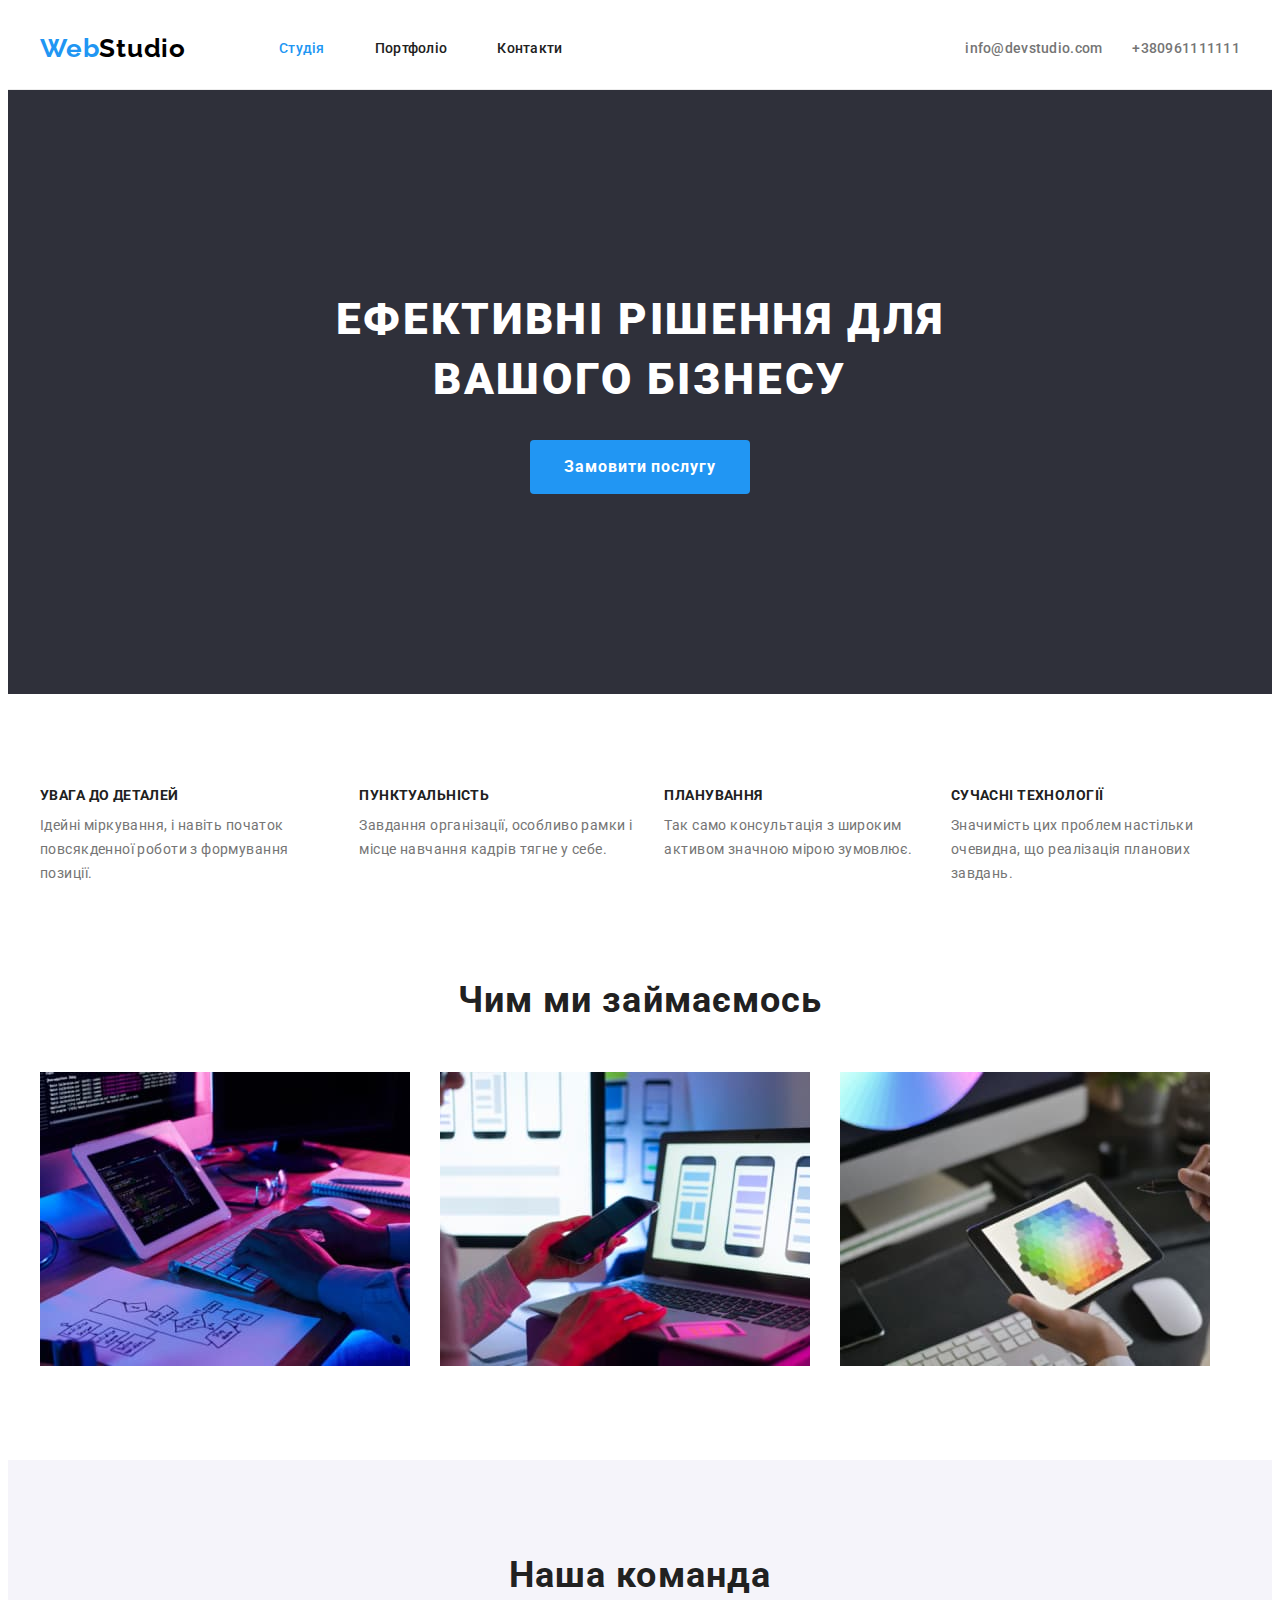
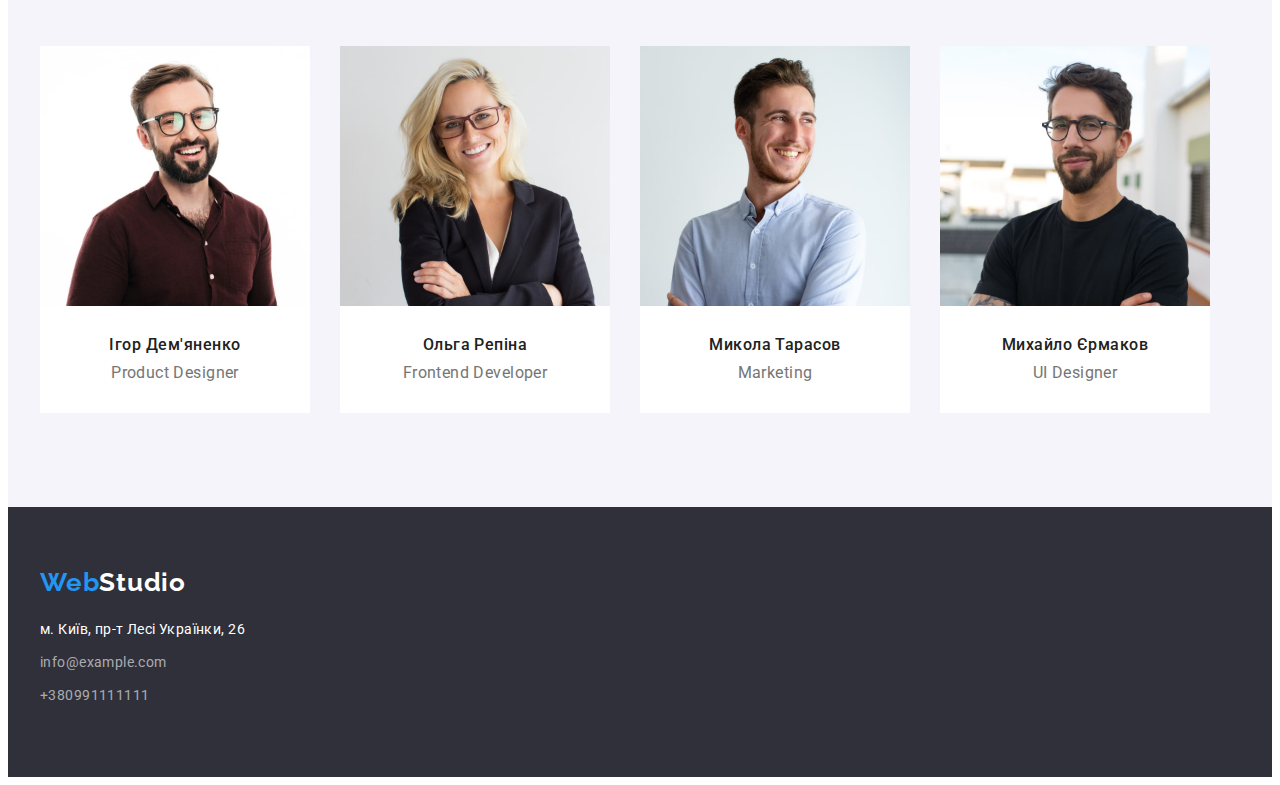
<file: index.html>
<!DOCTYPE html>
<html lang="uk">
  <head>
    <meta charset="UTF-8" />
    <meta http-equiv="X-UA-Compatible" content="IE=edge" />
    <meta name="viewport" content="width=device-width, initial-scale=1.0" />
    <title>Document</title>
    <link rel="preconnect" href="https://fonts.googleapis.com" />
    <link rel="preconnect" href="https://fonts.gstatic.com" crossorigin />
    <link
      href="https://fonts.googleapis.com/css2?family=Raleway:ital,wght@0,700;1,700&family=Roboto:ital,wght@0,400;0,500;0,700;0,900;1,400;1,500;1,700;1,900&display=swap"
      rel="stylesheet"
    />
    <link
      rel="stylesheet"
      href="https://cdnjs.cloudflare.com/ajax/libs/modern-normalize/1.1.0/modern-normalize.min.css"
      integrity="sha512-wpPYUAdjBVSE4KJnH1VR1HeZfpl1ub8YT/NKx4PuQ5NmX2tKuGu6U/JRp5y+Y8XG2tV+wKQpNHVUX03MfMFn9Q=="
      crossorigin="anonymous"
      referrerpolicy="no-referrer"
    />
    <link rel="stylesheet" href="css/styles.css" />
  </head>
  <body>
    <header class="page-header">
      <div class="container main-nav-page">
        <a href="./index.html" class="logo"> <span class="logo-web">Web</span>Studio</a>
        <nav>
          <ul class="nav">
            <li class="list list-nav">
              <a href="./index.html" class="main-nav selected">Студія</a>
            </li>
            <li class="list list-nav">
              <a href="./portfolio.html" class="main-nav">Портфоліо</a>
            </li>
            <li class="list list-nav"><a href="#" class="main-nav">Контакти</a></li>
          </ul>
        </nav>
        <ul class="contact">
          <li class="list contact-list">
            <a href="mailto:info@devstudio.com" class="contacts-header">info@devstudio.com</a>
          </li>
          <li class="list contact-list">
            <a href="tel:+380961111111" class="contacts-header">+380961111111</a>
          </li>
        </ul>
      </div>
    </header>
    <main>
      <section class="page-title">
        <div class="container">
          <h1 class="title">
            Ефективні рішення для <br />
            вашого бізнесу
          </h1>
          <button type="button" class="btn btn-title">Замовити послугу</button>
        </div>
      </section>
      <section class="benefits section">
        <div class="container">
          <h2 class="hidden">Переваги</h2>
          <ul class="benefits-list">
            <li class="list benefits-item">
              <h3 class="benefits-title">Увага до деталей</h3>
              <p class="benefits-description">
                Ідейні міркування, і навіть початок повсякденної роботи з формування позиції.
              </p>
            </li>
            <li class="list benefits-item">
              <h3 class="benefits-title">Пунктуальність</h3>
              <p class="benefits-description">
                Завдання організації, особливо рамки і місце навчання кадрів тягне у себе.
              </p>
            </li>
            <li class="list benefits-item">
              <h3 class="benefits-title">Планування</h3>
              <p class="benefits-description">
                Так само консультація з широким активом значною мірою зумовлює.
              </p>
            </li>
            <li class="list benefits-item">
              <h3 class="benefits-title">Сучасні технології</h3>
              <p class="benefits-description">
                Значимість цих проблем настільки очевидна, що реалізація планових завдань.
              </p>
            </li>
          </ul>
        </div>
      </section>
      <section class="our-job section">
        <div class="container">
          <h2 class="our-job-title">Чим ми займаємось</h2>
          <ul class="our-job-section">
            <li class="list img-job">
              <img
                src="./images/ourjob1.jpg"
                alt="людина працює за комп'ютером"
                width="370"
                height="294"
                class="img"
              />
            </li>
            <li class="list img-job">
              <img
                src="./images/ourjob2.jpg"
                alt="людина працює на смартфоні"
                width="370"
                height="294"
                class="img"
              />
            </li>
            <li class="list img-job">
              <img
                src="./images/ourjob3.jpg"
                alt="людина працює на планшеті"
                width="370"
                height="294"
                class="img"
              />
            </li>
          </ul>
        </div>
      </section>
      <section class="our-comand section">
        <div class="container">
          <h2 class="our-comand-title">Наша команда</h2>
          <ul class="our-comand-section">
            <li class="list our-comand-worker">
              <img
                src="./images/igor.jpg"
                alt="Ігор Дем'яненко"
                width="270"
                height="260"
                class="img"
              />
              <h3 class="our-comand-worker-name">Ігор Дем'яненко</h3>
              <p class="our-comand-worker-profession">Product Designer</p>
            </li>
            <li class="list our-comand-worker">
              <img
                src="./images/olga.jpg"
                alt="Ольга Репіна"
                width="270"
                height="260"
                class="img"
              />
              <h3 class="our-comand-worker-name">Ольга Репіна</h3>
              <p class="our-comand-worker-profession">Frontend Developer</p>
            </li>
            <li class="list our-comand-worker">
              <img
                src="./images/nikolay.jpg"
                alt="Микола Тарасов"
                width="270"
                height="260"
                class="img"
              />
              <h3 class="our-comand-worker-name">Микола Тарасов</h3>
              <p class="our-comand-worker-profession">Marketing</p>
            </li>
            <li class="list our-comand-worker">
              <img
                src="./images/mihail.jpg"
                alt="Михайло Єрмаков"
                width="270"
                height="260"
                class="img"
              />
              <h3 class="our-comand-worker-name">Михайло Єрмаков</h3>
              <p class="our-comand-worker-profession">UI Designer</p>
            </li>
          </ul>
        </div>
      </section>
    </main>
    <footer class="page-footer">
      <div class="container">
        <a href="./index.html" class="logo logo-footer"> <span class="logo-web">Web</span>Studio</a>
        <address>
          <ul>
            <li class="list footer-item">
              <a
                href="https://goo.gl/maps/CPtrU1FHBa2aNyZL9"
                target="_blank"
                rel="noopener noreferrer"
                class="address-footer"
                >м. Київ, пр-т Лесі Українки, 26</a
              >
            </li>
            <li class="list footer-item">
              <a href="mailto:info@example.com" class="contacts-footer">info@example.com</a>
            </li>
            <li class="list footer-item">
              <a href="tel:+380991111111" class="contacts-footer tel">+380991111111</a>
            </li>
          </ul>
        </address>
      </div>
    </footer>
  </body>
</html>
</file>
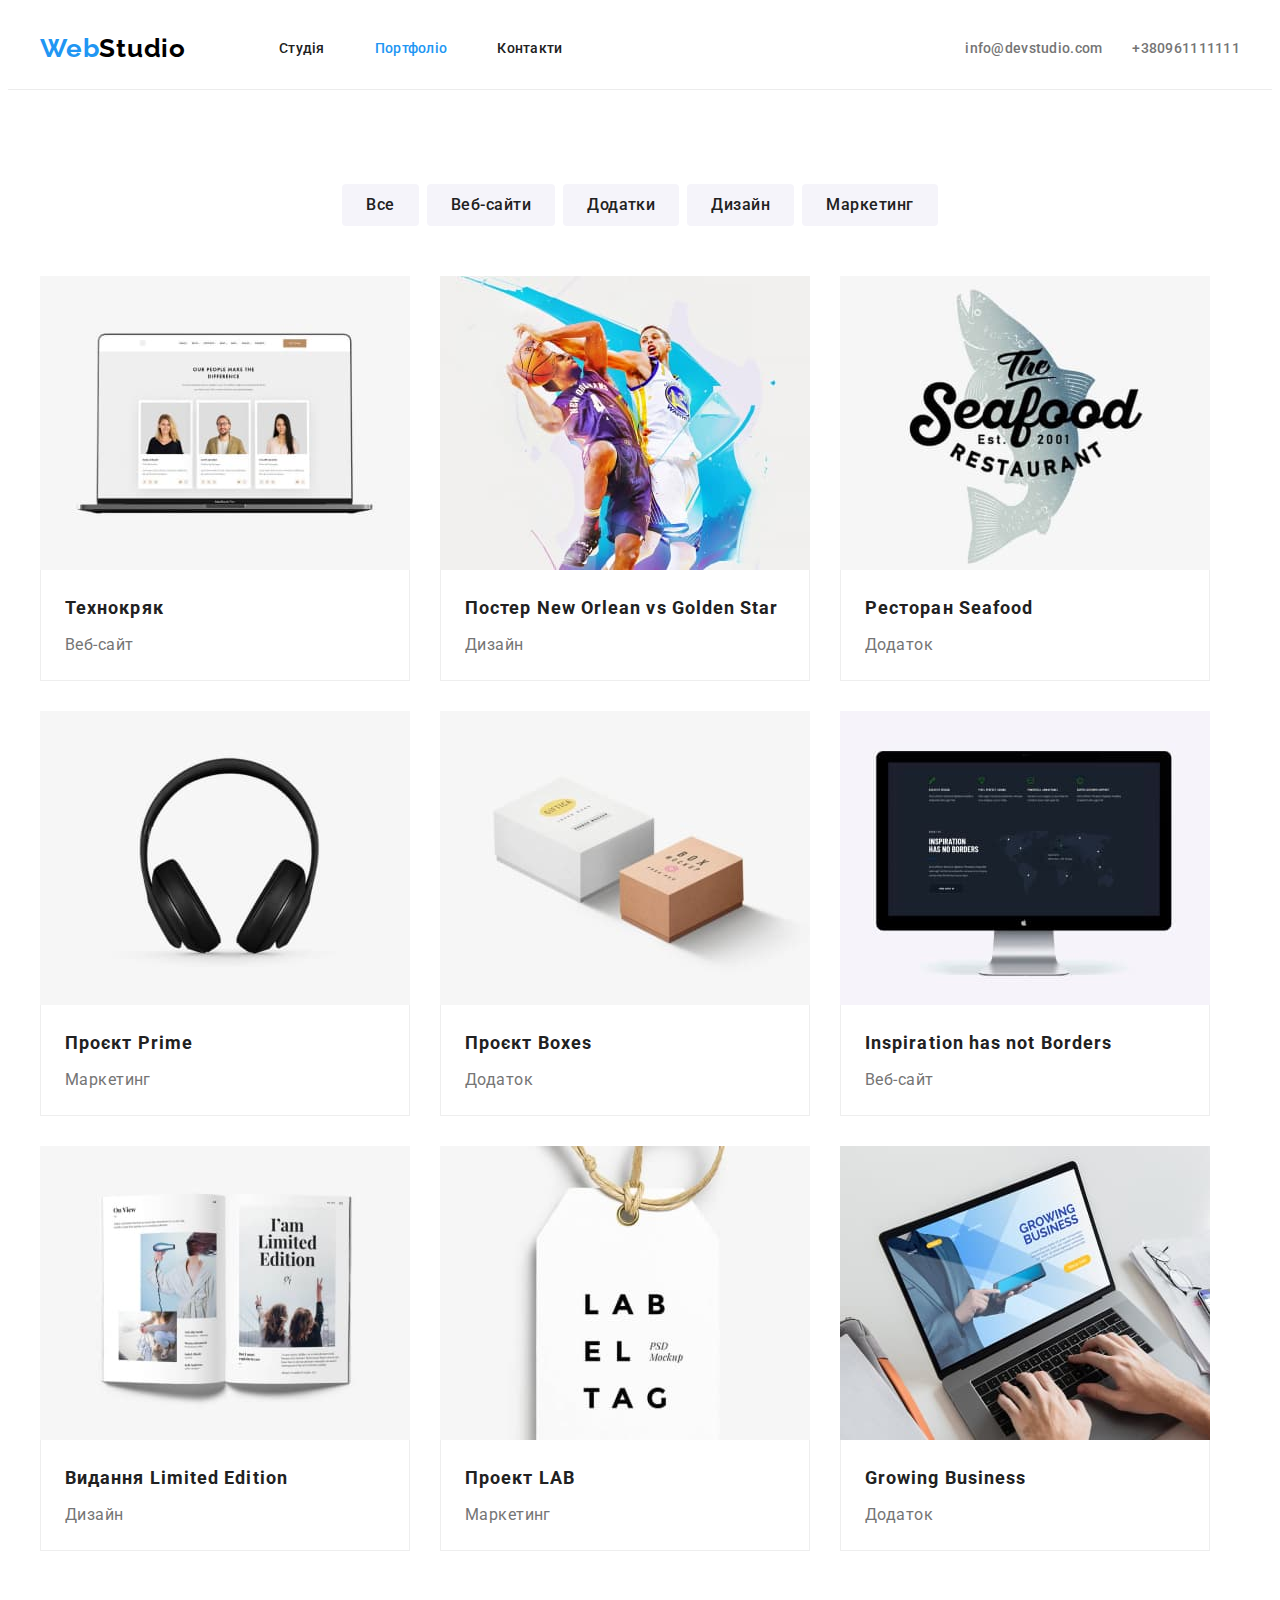
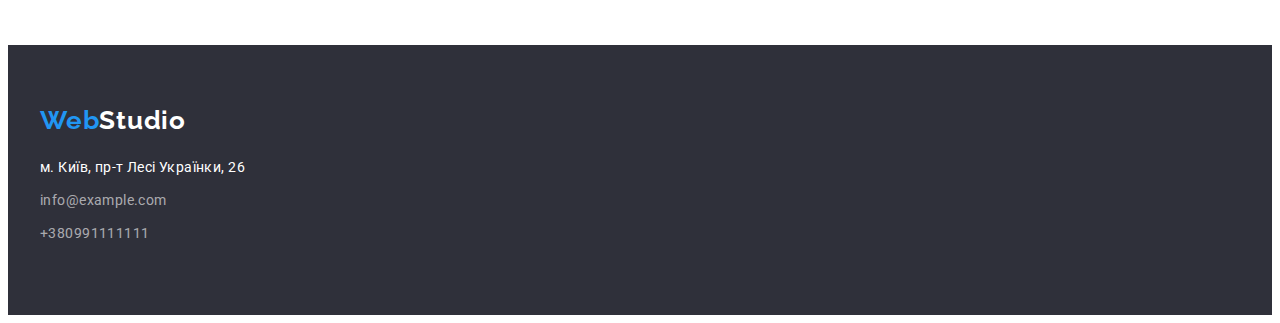
<file: portfolio.html>
<!DOCTYPE html>
<html lang="uk">
  <head>
    <meta charset="UTF-8" />
    <meta http-equiv="X-UA-Compatible" content="IE=edge" />
    <meta name="viewport" content="width=device-width, initial-scale=1.0" />
    <title>Document</title>
    <link rel="preconnect" href="https://fonts.googleapis.com" />
    <link rel="preconnect" href="https://fonts.gstatic.com" crossorigin />
    <link
      href="https://fonts.googleapis.com/css2?family=Raleway:ital,wght@0,700;1,700&family=Roboto:ital,wght@0,400;0,500;0,700;0,900;1,400;1,500;1,700;1,900&display=swap"
      rel="stylesheet"
    />
    <link
      rel="stylesheet"
      href="https://cdnjs.cloudflare.com/ajax/libs/modern-normalize/1.1.0/modern-normalize.min.css"
      integrity="sha512-wpPYUAdjBVSE4KJnH1VR1HeZfpl1ub8YT/NKx4PuQ5NmX2tKuGu6U/JRp5y+Y8XG2tV+wKQpNHVUX03MfMFn9Q=="
      crossorigin="anonymous"
      referrerpolicy="no-referrer"
    />
    <link rel="stylesheet" href="css/styles.css" />
  </head>
  <body>
    <header class="page-header">
      <div class="container main-nav-page">
        <a href="./index.html" class="logo"> <span class="logo-web">Web</span>Studio</a>
        <nav>
          <ul class="nav">
            <li class="list list-nav">
              <a href="./index.html" class="main-nav">Студія</a>
            </li>
            <li class="list list-nav">
              <a href="./portfolio.html" class="main-nav selected">Портфоліо</a>
            </li>
            <li class="list list-nav"><a href="#" class="main-nav">Контакти</a></li>
          </ul>
        </nav>
        <ul class="contact">
          <li class="list contact-list">
            <a href="mailto:info@devstudio.com" class="contacts-header">info@devstudio.com</a>
          </li>
          <li class="list contact-list">
            <a href="tel:+380961111111" class="contacts-header">+380961111111</a>
          </li>
        </ul>
      </div>
    </header>
    <main>
      <section class="our-product section">
        <div class="container">
          <h1 class="hidden">Наші продукти</h1>
          <ul class="btn-product-type">
            <li class="list">
              <button type="button" class="btn btn-product">Все</button>
            </li>
            <li class="list">
              <button type="button" class="btn btn-product">Веб-сайти</button>
            </li>
            <li class="list">
              <button type="button" class="btn btn-product">Додатки</button>
            </li>
            <li class="list">
              <button type="button" class="btn btn-product">Дизайн</button>
            </li>
            <li class="list">
              <button type="button" class="btn btn-product btn-product-last">Маркетинг</button>
            </li>
          </ul>
          <ul class="our-product-item">
            <div class="our-product">
              <li class="list product">
                <img
                  src="./images/ourproduct1.jpg"
                  alt="Сайт з профілями розробників"
                  width="370"
                  height="294"
                  class="img"
                />
                <div class="product-title-card">
                  <h2 class="product-title">Технокряк</h2>
                  <p class="product-title-descr">Веб-сайт</p>
                </div>
              </li>
            </div>
            <div class="our-product">
              <li class="list product">
                <img
                  src="./images/ourproduct2.jpg"
                  alt="Постер НБА"
                  width="370"
                  height="294"
                  class="img"
                />

                <div class="product-title-card">
                  <h2 class="product-title">Постер New Orlean vs Golden Star</h2>
                  <p class="product-title-descr">Дизайн</p>
                </div>
              </li>
            </div>

            <div class="our-product">
              <li class="list product">
                <img
                  src="./images/ourproduct3.jpg"
                  alt="Логотип ресторану"
                  width="370"
                  height="294"
                  class="img"
                />

                <div class="product-title-card">
                  <h2 class="product-title">Ресторан Seafood</h2>
                  <p class="product-title-descr">Додаток</p>
                </div>
              </li>
            </div>
            <div class="our-product">
              <li class="list product">
                <img
                  src="./images/ourproduct4.jpg"
                  alt="Навушники"
                  width="370"
                  height="294"
                  class="img"
                />
                <div class="product-title-card">
                  <h2 class="product-title">Проєкт Prime</h2>
                  <p class="product-title-descr">Маркетинг</p>
                </div>
              </li>
            </div>
            <div class="our-product">
              <li class="list product">
                <img
                  src="./images/ourproduct5.jpg"
                  alt="Коробки"
                  width="370"
                  height="294"
                  class="img"
                />
                <div class="product-title-card">
                  <h2 class="product-title">Проєкт Boxes</h2>
                  <p class="product-title-descr">Додаток</p>
                </div>
              </li>
            </div>
            <div class="our-product">
              <li class="list product">
                <img
                  src="./images/ourproduct6.jpg"
                  alt="Сайт разробників"
                  width="370"
                  height="294"
                  class="img"
                />
                <div class="product-title-card">
                  <h2 class="product-title">Inspiration has not Borders</h2>
                  <p class="product-title-descr">Веб-сайт</p>
                </div>
              </li>
            </div>
            <div class="our-product">
              <li class="list product">
                <img
                  src="./images/ourproduct7.jpg"
                  alt="Розгортка журналу"
                  width="370"
                  height="294"
                  class="img"
                />
                <div class="product-title-card">
                  <h2 class="product-title">Видання Limited Edition</h2>
                  <p class="product-title-descr">Дизайн</p>
                </div>
              </li>
            </div>
            <div class="our-product">
              <li class="list product">
                <img
                  src="./images/ourproduct8.jpg"
                  alt="Ярлик одягу"
                  width="370"
                  height="294"
                  class="img"
                />
                <div class="product-title-card">
                  <h2 class="product-title">Проект LAB</h2>
                  <p class="product-title-descr">Маркетинг</p>
                </div>
              </li>
            </div>
            <div class="our-product">
              <li class="list product">
                <img
                  src="./images/ourproduct9.jpg"
                  alt="Десктопний додаток"
                  width="370"
                  height="294"
                  class="img"
                />
                <div class="product-title-card">
                  <h2 class="product-title">Growing Business</h2>
                  <p class="product-title-descr">Додаток</p>
                </div>
              </li>
            </div>
          </ul>
        </div>
      </section>
    </main>
    <footer class="page-footer">
      <div class="container">
        <a href="./index.html" class="logo logo-footer"> <span class="logo-web">Web</span>Studio</a>
        <address>
          <ul>
            <li class="list footer-item">
              <a
                href="https://goo.gl/maps/CPtrU1FHBa2aNyZL9"
                target="_blank"
                rel="noopener noreferrer"
                class="address-footer"
                >м. Київ, пр-т Лесі Українки, 26</a
              >
            </li>
            <li class="list footer-item">
              <a href="mailto:info@example.com" class="contacts-footer">info@example.com</a>
            </li>
            <li class="list footer-item">
              <a href="tel:+380991111111" class="contacts-footer tel">+380991111111</a>
            </li>
          </ul>
        </address>
      </div>
    </footer>
  </body>
</html>
</file>
<file: css/styles.css>
:root {
  --main-text-color: #212121;
  --text-color: #757575;
  --main-background-color: #f5f5f5;
  --second-text-color: #ffffff;
  --background-color-footer: #2f303a;
  --color-hover-focus: #2196f3;
  --btn-background-color: #f5f4fa;
  --btn-color-hover: #188ce8;
  --border-color: #eeeeee;
}
body {
  font-family: 'Roboto', 'Raleway', sans-serif;
  letter-spacing: 0.03em;
  font-size: 14px;
  color: var(--main-text-color);
  max-width: 1600px;
}
h1,
h2,
h3,
h4,
h5,
h6,
p,
ul,
li {
  margin: 0;
  padding: 0;
}
.container {
  width: 1200px;
  padding-left: 15px;
  padding-right: 15px;
  margin-left: auto;
  margin-right: auto;
}
.main-nav-page {
  display: flex;
  align-items: center;
}
.nav,
.contact {
  display: flex;
}
.list {
  list-style: none;
}

.page-header {
  border-bottom: 1px solid #ececec;
}
.logo {
  display: inline-block;
  padding: 24px 0 25px;
  margin-right: 93px;

  font-weight: 700;
  font-family: 'Raleway';
  color: #000000;
  font-size: 26px;
  line-height: 1.19;
  text-decoration: none;
  letter-spacing: 0.03em;
}
.logo-web {
  color: var(--color-hover-focus);
}
.main-nav,
.contacts-header {
  font-weight: 500;
  line-height: 1.14;
  letter-spacing: 0.02em;
  text-decoration: none;
  color: var(--main-text-color);
}
.list-nav:not(:last-child) {
  margin-right: 50px;
}
.list-nav {
  padding-top: 32px;
  padding-bottom: 32px;
}
.selected {
  color: var(--color-hover-focus);
}
.main-nav:hover,
.main-nav:focus,
.contacts-header:hover,
.contacts-header:focus {
  color: var(--color-hover-focus);
}
.contact-list {
  padding-top: 32px;
  padding-bottom: 32px;
}
.contact-list:not(:last-child) {
  margin-right: 30px;
}
.contact {
  margin-left: auto;
}
.contacts-header {
  color: var(--text-color);
}
.page-title {
  padding-bottom: 200px;
  padding-top: 200px;
  background-color: var(--background-color-footer);
  text-align: center;
}
.title {
  margin-bottom: 30px;
  font-family: inherit;
  font-weight: 900;
  font-size: 44px;
  line-height: 1.36;
  letter-spacing: 0.06em;
  text-transform: uppercase;
  color: var(--second-text-color);
}
.btn {
  font-family: inherit;
  border-radius: 4px;
  border-color: transparent;
  cursor: pointer;
}
.btn-title {
  padding: 10px 32px;
  background-color: var(--color-hover-focus);
  font-weight: 700;
  font-size: 16px;
  line-height: 1.88;
  letter-spacing: 0.06em;
  color: var(--second-text-color);
}
.btn-title:hover,
.btn-title:focus {
  background-color: var(--btn-color-hover);
}
.hidden {
  position: absolute;
  width: 1px;
  height: 1px;
  margin: -1px;
  border: 0;
  padding: 0;
  white-space: nowrap;
  clip-path: inset(100%);
  clip: rect(0 0 0 0);
  overflow: hidden;
}
.section {
  padding-top: 94px;
  padding-bottom: 94px;
}
.benefits {
  padding-bottom: 0;
}
.benefits-list {
  display: flex;
}
.benefits-item {
  width: calc((100%-90px) / 4);
}
.benefits-item:not(:last-child) {
  margin-right: 30px;
}
.benefits-title {
  margin-bottom: 10px;
  font-size: 14px;
  line-height: 1.14;
  text-transform: uppercase;
  letter-spacing: 0.03em;
}
.benefits-description {
  color: var(--text-color);
  font-size: 14px;
  line-height: 1.71;
}
.img {
  display: block;
}
.our-job-title,
.our-comand-title {
  margin-bottom: 50px;
  text-align: center;
  font-size: 36px;
  line-height: 1.17;
  letter-spacing: 0.03em;
}

.our-job-section {
  display: flex;
}
.img-job:not(:last-child) {
  margin-right: 30px;
}
.our-comand {
  background-color: var(--btn-background-color);
}
.our-comand-section {
  display: flex;
}
.our-comand-worker {
  background-color: var(--second-text-color);
}
.our-comand-worker:not(:last-child) {
  margin-right: 30px;
}
.our-comand-worker-name {
  margin-bottom: 10px;
  margin-top: 30px;
  font-size: 16px;
  line-height: 1.19;
  font-weight: 500;
  letter-spacing: 0.03em;
}
.our-comand-worker-name,
.our-comand-worker-profession {
  line-height: 1.17;
  text-align: center;
}
.our-comand-worker-profession {
  margin-bottom: 30px;
  color: var(--text-color);
  font-size: 16px;
}
.page-footer {
  padding-top: 60px;
  padding-bottom: 60px;
  background-color: var(--background-color-footer);
}
.logo-footer {
  padding: 0;
  margin: 0 0 20px 0;
  color: var(--second-text-color);
}
.logo-web {
  color: var(--color-hover-focus);
}
.footer-item {
  margin-bottom: 9px;
}
.address-footer,
.contacts-footer {
  display: block;
  text-decoration: none;
  font-style: normal;
  line-height: 1.71;
}
.contacts-footer.tel {
  margin-bottom: 0;
}
.address-footer {
  color: var(--second-text-color);
}
.contacts-footer {
  color: rgba(255, 255, 255, 0.6);
}
.contacts-footer:focus,
.contacts-footer:hover {
  color: var(--color-hover-focus);
}

.btn-product {
  padding: 6px 22px 6px 22px;
  margin-right: 8px;
  letter-spacing: 0.03em;
  font-size: 16px;
  background-color: var(--btn-background-color);
  color: var(--main-text-color);
  font-weight: 500;
  line-height: 1.62;
}
.btn-product-last {
  margin-right: 0;
}
.btn-product-type {
  display: flex;
  justify-content: center;
  margin-bottom: 50px;
}
.btn-product:hover,
.btn-product:focus {
  background-color: var(--color-hover-focus);
  color: var(--second-text-color);
}
.our-product-item {
  display: flex;
  flex-wrap: wrap;
  flex-basis: calc((100%-90px) / 3);
}
div.our-product:not(:nth-child(3n)) {
  margin-right: 30px;
}
div.our-product:not(:nth-last-child(-n + 3)) {
  margin-bottom: 30px;
}
.product {
  background-color: var(--second-text-color);
}
.product-title {
  margin-bottom: 4px;
  font-size: 18px;
  line-height: 2;
  letter-spacing: 0.06em;
}
.product-title-card {
  padding-right: 24px;
  padding-left: 24px;
  padding-top: 20px;
  padding-bottom: 20px;
  border: 1px solid var(--border-color);
  border-top: 0;
}
.product-title-descr {
  font-size: 16px;
  line-height: 1.88;
  color: var(--text-color);
}
</file>
